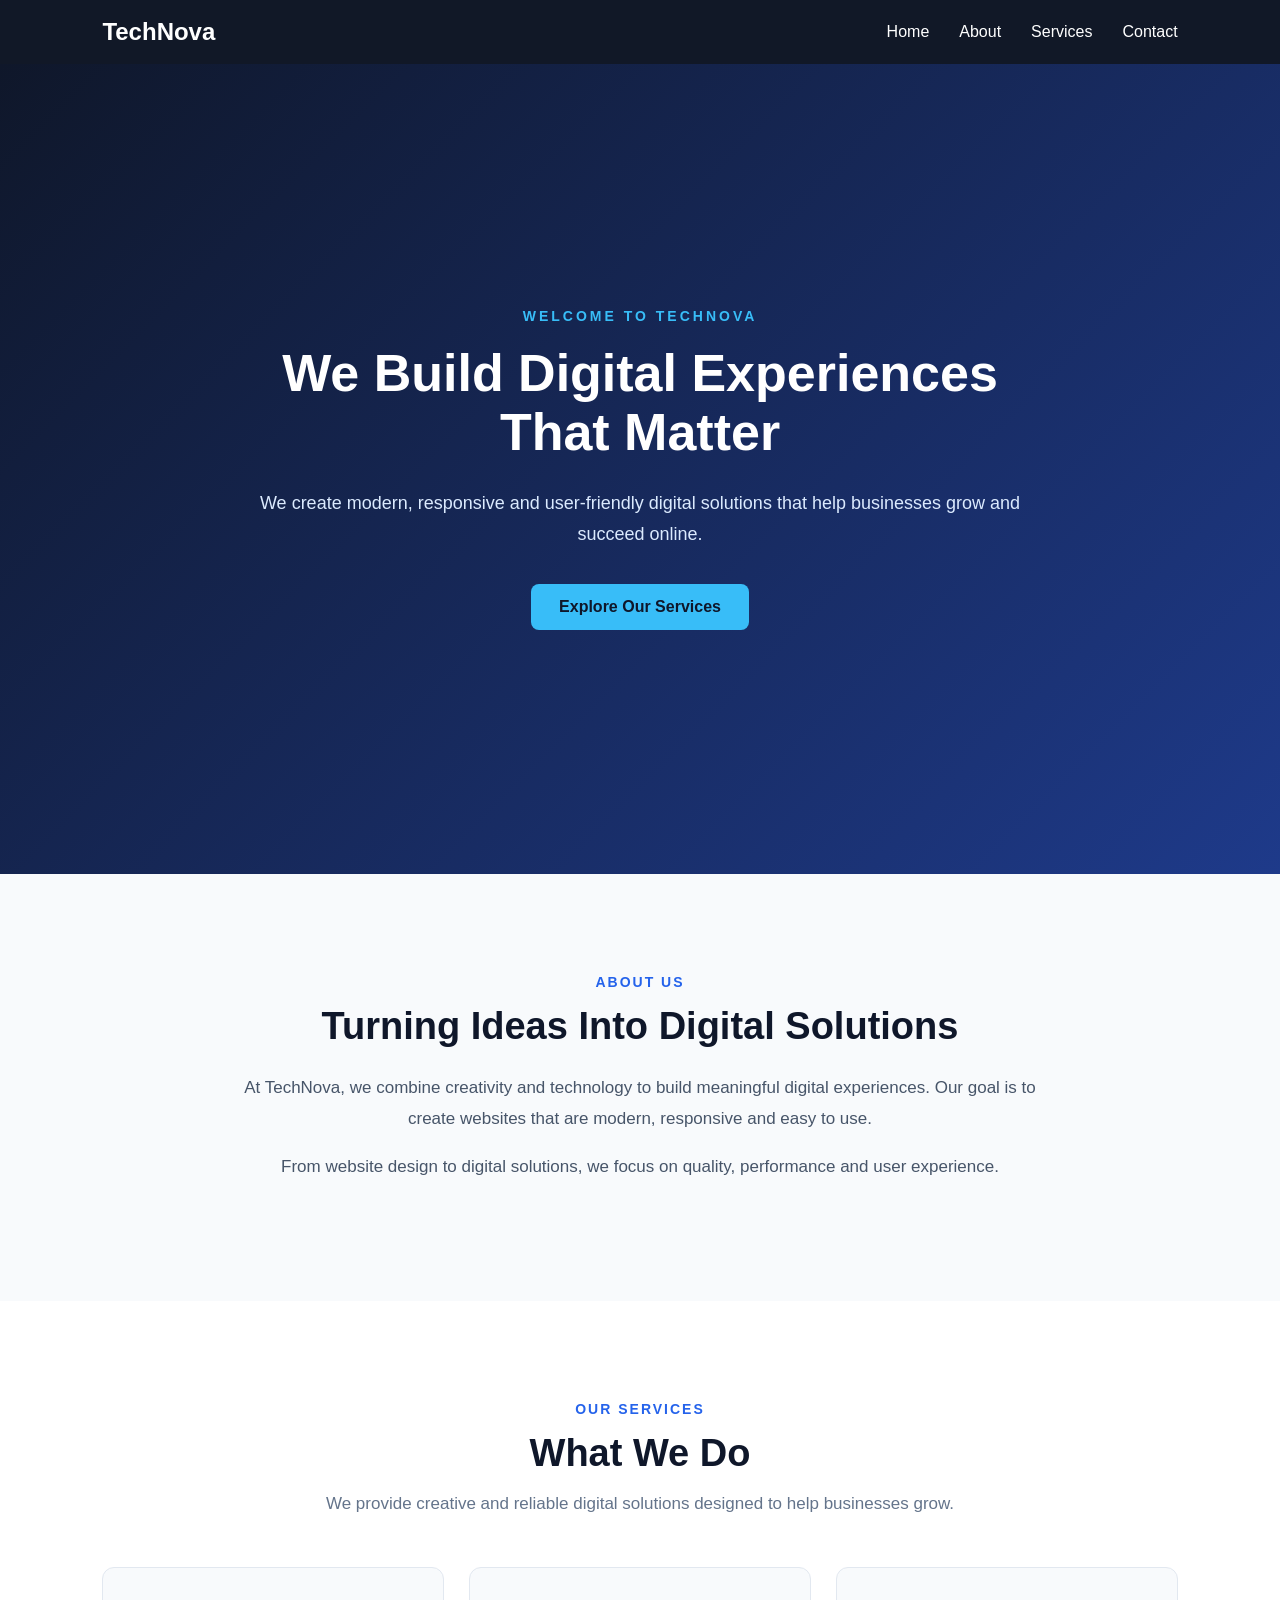
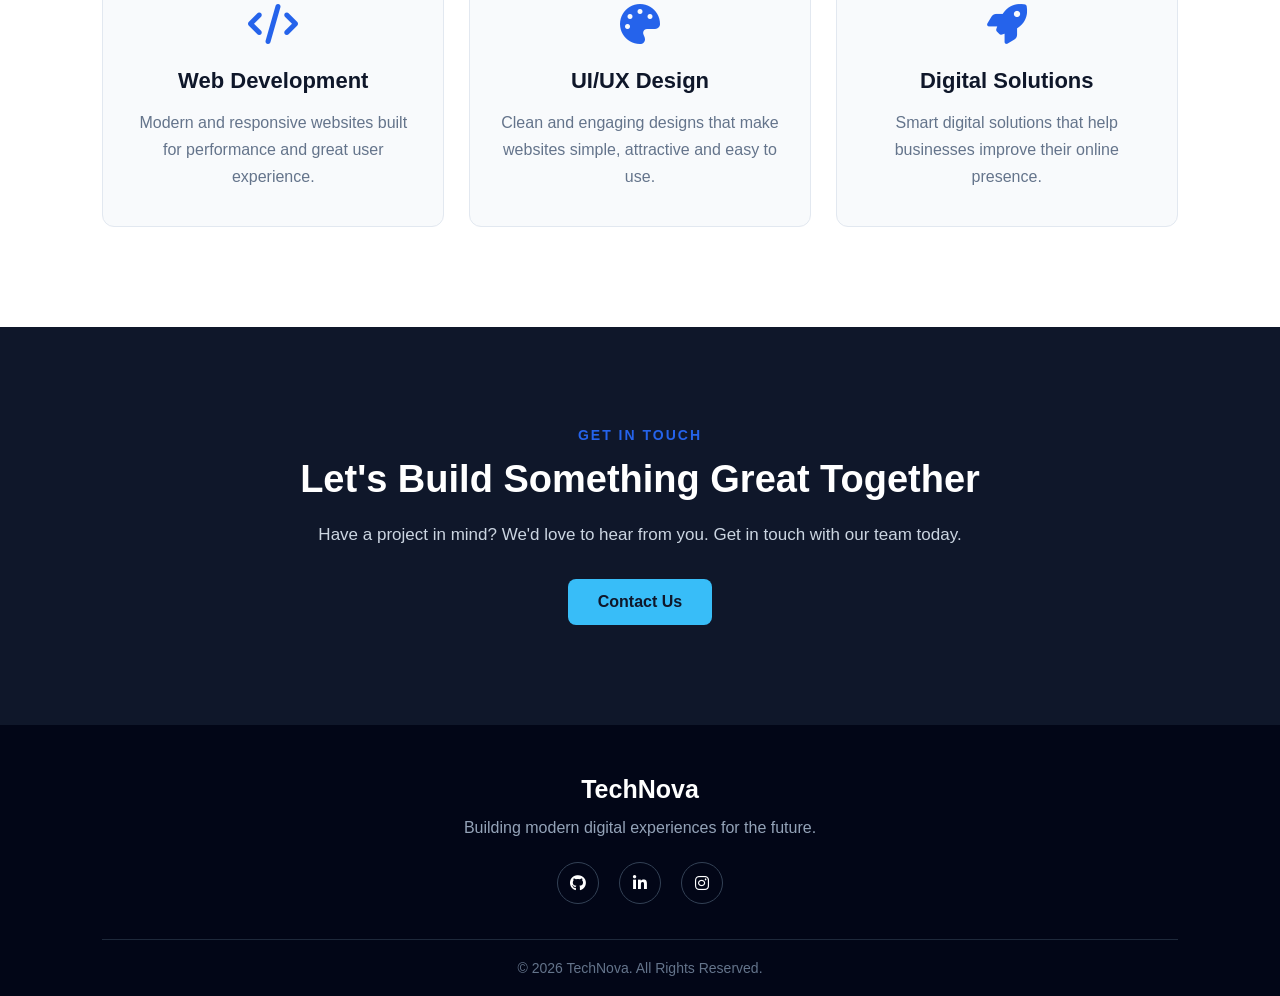
<file: Task1-Landing-Page/index.html>
<!DOCTYPE html>
<html lang="en">
<head>
    <meta charset="UTF-8">
    <meta name="viewport" content="width=device-width, initial-scale=1.0">
    <title>TechNova - Digital Solutions</title>
    <link rel="stylesheet" href="https://cdnjs.cloudflare.com/ajax/libs/font-awesome/6.5.2/css/all.min.css">
    <link rel="stylesheet" href="style.css">
</head>
<body>

    <nav class="navbar">
    <div class="logo">TechNova</div>

    <ul class="nav-links">
        <li><a href="#home">Home</a></li>
        <li><a href="#about">About</a></li>
        <li><a href="#services">Services</a></li>
        <li><a href="#contact">Contact</a></li>
    </ul>
</nav>

<section class="hero" id="home">
    <div class="hero-content">
        <p class="hero-tag">WELCOME TO TECHNOVA</p>

        <h1>We Build Digital Experiences That Matter</h1>

        <p class="hero-text">
            We create modern, responsive and user-friendly digital solutions
            that help businesses grow and succeed online.
        </p>

        <a href="#services" class="hero-btn">Explore Our Services</a>
    </div>
</section>

<section class="about" id="about">
    <div class="about-content">
        <p class="section-tag">ABOUT US</p>

        <h2>Turning Ideas Into Digital Solutions</h2>

        <p>
            At TechNova, we combine creativity and technology to build
            meaningful digital experiences. Our goal is to create websites
            that are modern, responsive and easy to use.
        </p>

        <p>
            From website design to digital solutions, we focus on quality,
            performance and user experience.
        </p>
    </div>
</section>

<section class="services" id="services">
    <div class="services-header">
        <p class="section-tag">OUR SERVICES</p>
        <h2>What We Do</h2>
        <p>
            We provide creative and reliable digital solutions
            designed to help businesses grow.
        </p>
    </div>

    <div class="service-container">

        <div class="service-card">
            <div class="service-icon">
    <i class="fa-solid fa-code"></i>
</div>
            <h3>Web Development</h3>
            <p>
                Modern and responsive websites built for
                performance and great user experience.
            </p>
        </div>

        <div class="service-card">
            <div class="service-icon">
    <i class="fa-solid fa-palette"></i>
</div>
            <h3>UI/UX Design</h3>
            <p>
                Clean and engaging designs that make websites
                simple, attractive and easy to use.
            </p>
        </div>

        <div class="service-card">
            <div class="service-icon">
    <i class="fa-solid fa-rocket"></i>
</div>
            <h3>Digital Solutions</h3>
            <p>
                Smart digital solutions that help businesses
                improve their online presence.
            </p>
        </div>

    </div>
</section>

<section class="contact" id="contact">
    <div class="contact-content">
        <p class="section-tag">GET IN TOUCH</p>

        <h2>Let's Build Something Great Together</h2>

        <p>
            Have a project in mind? We'd love to hear from you.
            Get in touch with our team today.
        </p>

        <a href="mailto:hello@technova.com" class="contact-btn">
            Contact Us
        </a>
    </div>
</section>

<footer class="footer">
    <div class="footer-content">
        <div class="footer-logo">TechNova</div>

        <p>Building modern digital experiences for the future.</p>

        <div class="social-links">
            <a href="#" aria-label="GitHub">
                <i class="fa-brands fa-github"></i>
            </a>

            <a href="#" aria-label="LinkedIn">
                <i class="fa-brands fa-linkedin-in"></i>
            </a>

            <a href="#" aria-label="Instagram">
                <i class="fa-brands fa-instagram"></i>
            </a>
        </div>
    </div>

    <div class="footer-bottom">
        <p>&copy; 2026 TechNova. All Rights Reserved.</p>
    </div>
</footer>

</body>
</html>
</file>
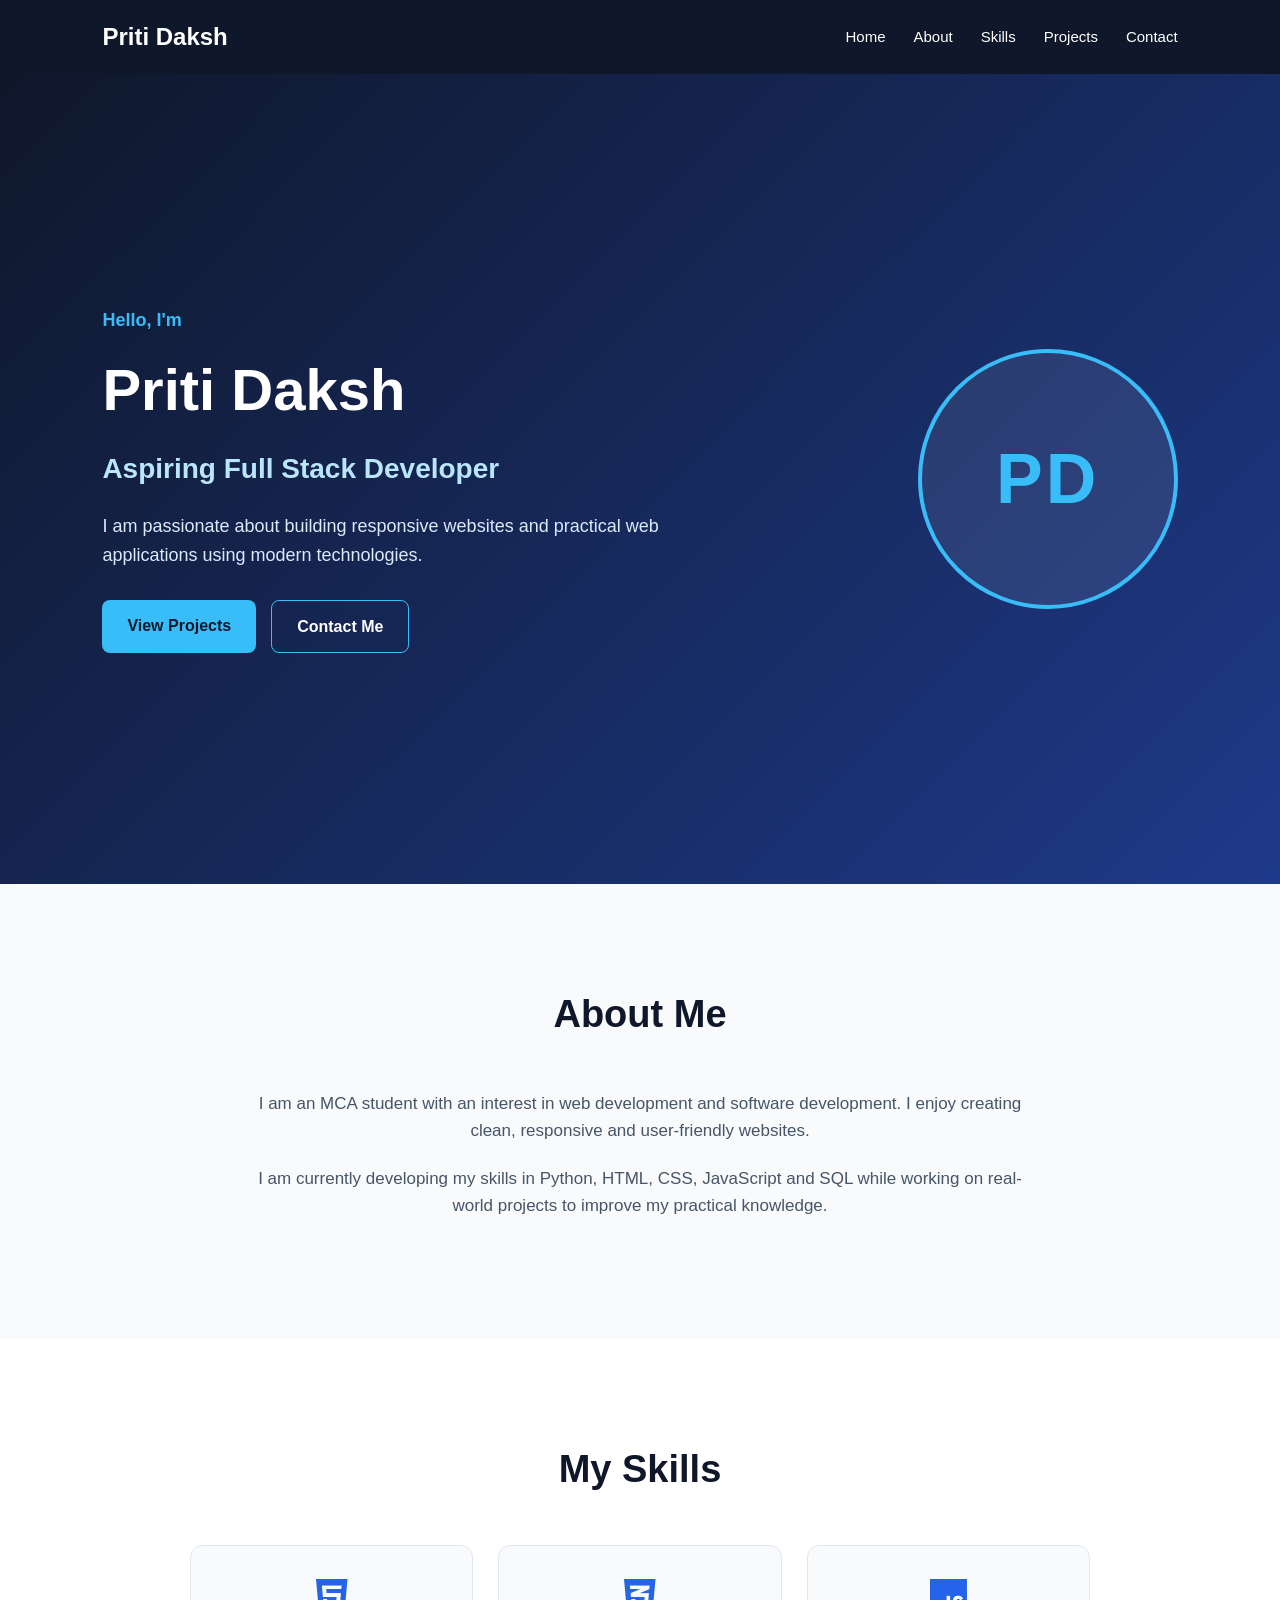
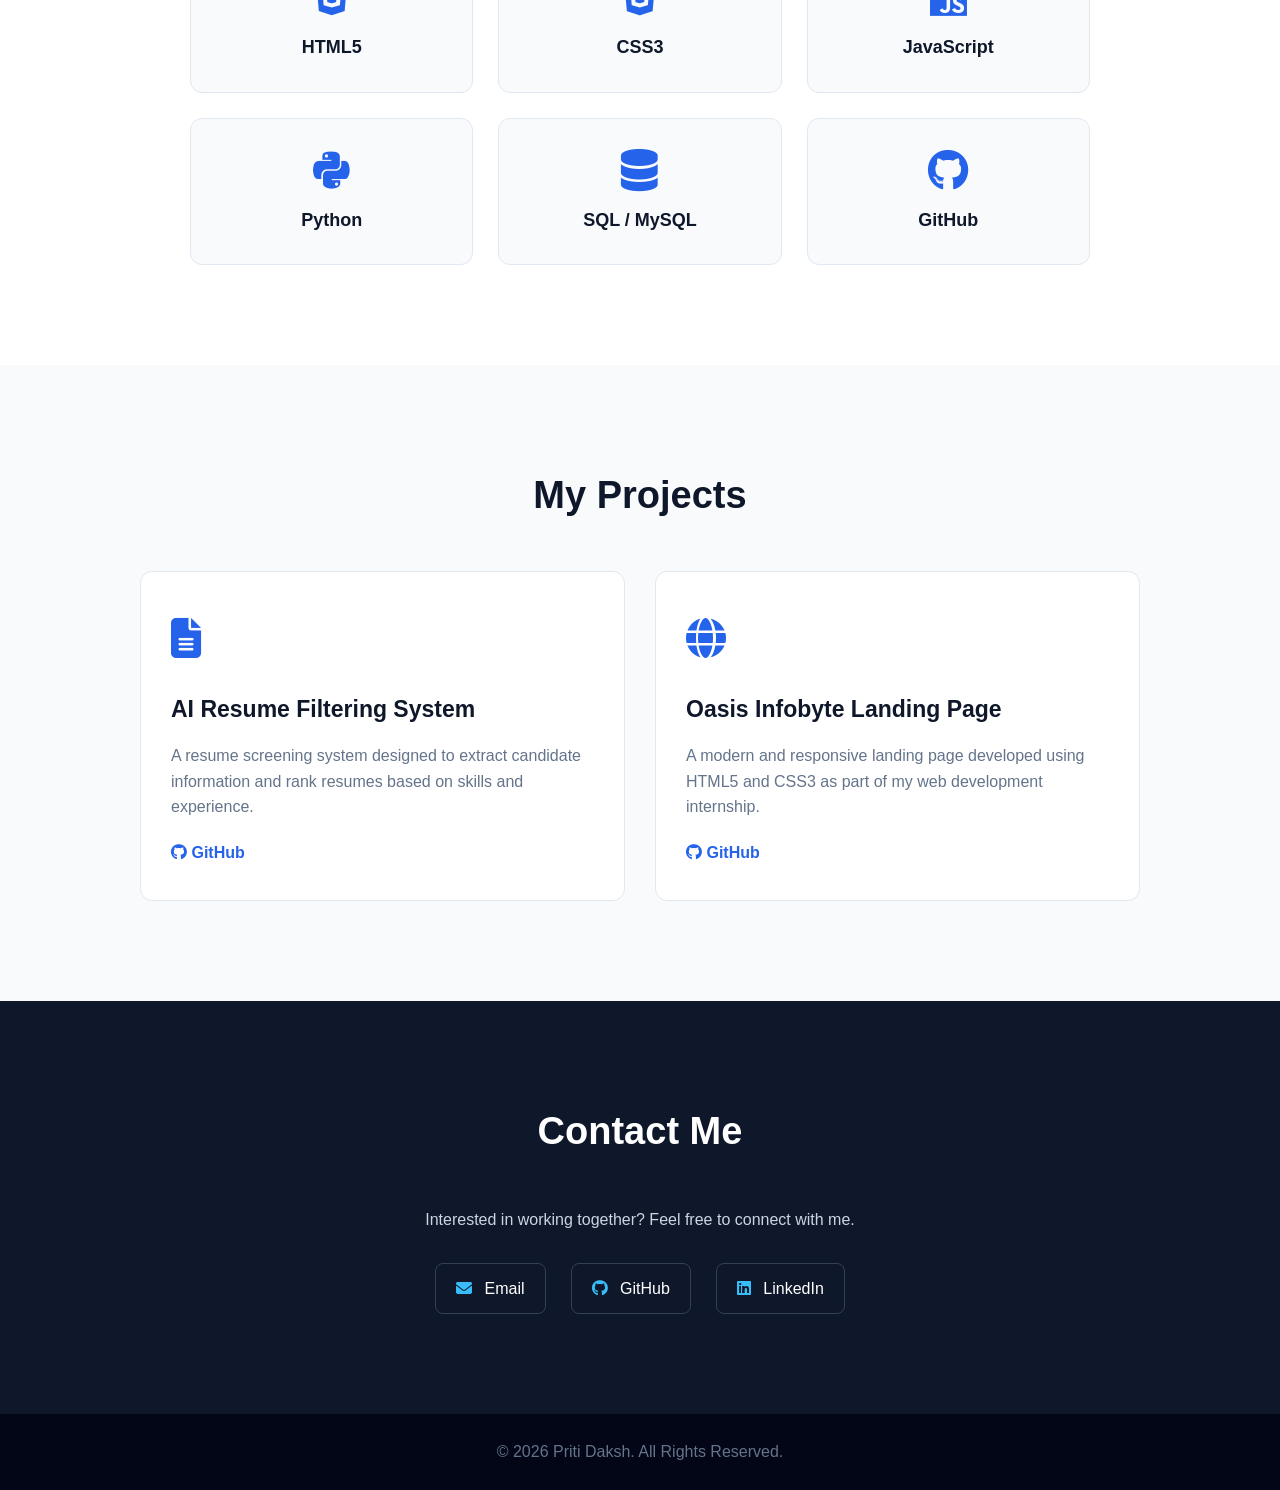
<file: Task2-Personal-Portfolio/index.html>
<!DOCTYPE html>
<html lang="en">
<head>
    <meta charset="UTF-8">
    <meta name="viewport" content="width=device-width, initial-scale=1.0">

    <title>Priti Daksh | Portfolio</title>

    <!-- Font Awesome CDN -->
    <link rel="stylesheet"
          href="https://cdnjs.cloudflare.com/ajax/libs/font-awesome/6.5.2/css/all.min.css">

    <!-- CSS -->
    <link rel="stylesheet" href="style.css">
</head>

<body>

    <!-- Navigation -->
    <nav class="navbar">
        <div class="logo">Priti Daksh</div>

        <ul class="nav-links">
            <li><a href="#home">Home</a></li>
            <li><a href="#about">About</a></li>
            <li><a href="#skills">Skills</a></li>
            <li><a href="#projects">Projects</a></li>
            <li><a href="#contact">Contact</a></li>
        </ul>
    </nav>


    <!-- Hero Section -->
    <section id="home" class="hero">

        <div class="hero-content">

            <div class="hero-text">
                <p class="intro">Hello, I'm</p>

                <h1>Priti Daksh</h1>

                <h2>Aspiring Full Stack Developer</h2>

                <p>
                    I am passionate about building responsive websites
                    and practical web applications using modern technologies.
                </p>

                <div class="hero-buttons">
                    <a href="#projects" class="btn">View Projects</a>
                    <a href="#contact" class="btn outline-btn">Contact Me</a>
                </div>
            </div>

      <div class="hero-image">
    <div class="profile-circle">
        <span>PD</span>
    </div>
</div>

        </div>

    </section>


    <!-- About Section -->
    <section id="about" class="section">

        <h2 class="section-title">About Me</h2>

        <div class="about-content">

            <p>
                I am an MCA student with an interest in web development
                and software development. I enjoy creating clean,
                responsive and user-friendly websites.
            </p>

            <p>
                I am currently developing my skills in Python, HTML, CSS,
                JavaScript and SQL while working on real-world projects
                to improve my practical knowledge.
            </p>

        </div>

    </section>


    <!-- Skills Section -->
    <section id="skills" class="section skills-section">

        <h2 class="section-title">My Skills</h2>

        <div class="skills-container">

            <div class="skill-card">
                <i class="fa-brands fa-html5"></i>
                <h3>HTML5</h3>
            </div>

            <div class="skill-card">
                <i class="fa-brands fa-css3-alt"></i>
                <h3>CSS3</h3>
            </div>

            <div class="skill-card">
                <i class="fa-brands fa-js"></i>
                <h3>JavaScript</h3>
            </div>

            <div class="skill-card">
                <i class="fa-brands fa-python"></i>
                <h3>Python</h3>
            </div>

            <div class="skill-card">
                <i class="fa-solid fa-database"></i>
                <h3>SQL / MySQL</h3>
            </div>

            <div class="skill-card">
                <i class="fa-brands fa-github"></i>
                <h3>GitHub</h3>
            </div>

        </div>

    </section>


    <!-- Projects Section -->
    <section id="projects" class="section">

        <h2 class="section-title">My Projects</h2>

        <div class="projects-container">

            <div class="project-card">

                <div class="project-icon">
                    <i class="fa-solid fa-file-lines"></i>
                </div>

                <h3>AI Resume Filtering System</h3>

                <p>
                    A resume screening system designed to extract
                    candidate information and rank resumes based
                    on skills and experience.
                </p>

                <a href="#" class="project-link">
                    <i class="fa-brands fa-github"></i> GitHub
                </a>

            </div>


            <div class="project-card">

                <div class="project-icon">
                    <i class="fa-solid fa-globe"></i>
                </div>

                <h3>Oasis Infobyte Landing Page</h3>

                <p>
                    A modern and responsive landing page developed
                    using HTML5 and CSS3 as part of my web development
                    internship.
                </p>

                <a href="#" class="project-link">
                    <i class="fa-brands fa-github"></i> GitHub
                </a>

            </div>

        </div>

    </section>


    <!-- Contact Section -->
    <section id="contact" class="section contact-section">

        <h2 class="section-title">Contact Me</h2>

        <p>
            Interested in working together? Feel free to connect with me.
        </p>

        <div class="contact-info">

            <a href="mailto:dakshpriti456gmail.com">
                <i class="fa-solid fa-envelope"></i>
                Email
            </a>

            <a href="https://github.com/priti-daksh" target="_blank">
                <i class="fa-brands fa-github"></i>
                GitHub
            </a>

            <a href="https://www.linkedin.com/in/priti-daksh/"
               target="_blank">
                <i class="fa-brands fa-linkedin"></i>
                LinkedIn
            </a>

        </div>

    </section>


    <!-- Footer -->
    <footer>

        <p>
            © 2026 Priti Daksh. All Rights Reserved.
        </p>

    </footer>


</body>
</html>
</file>
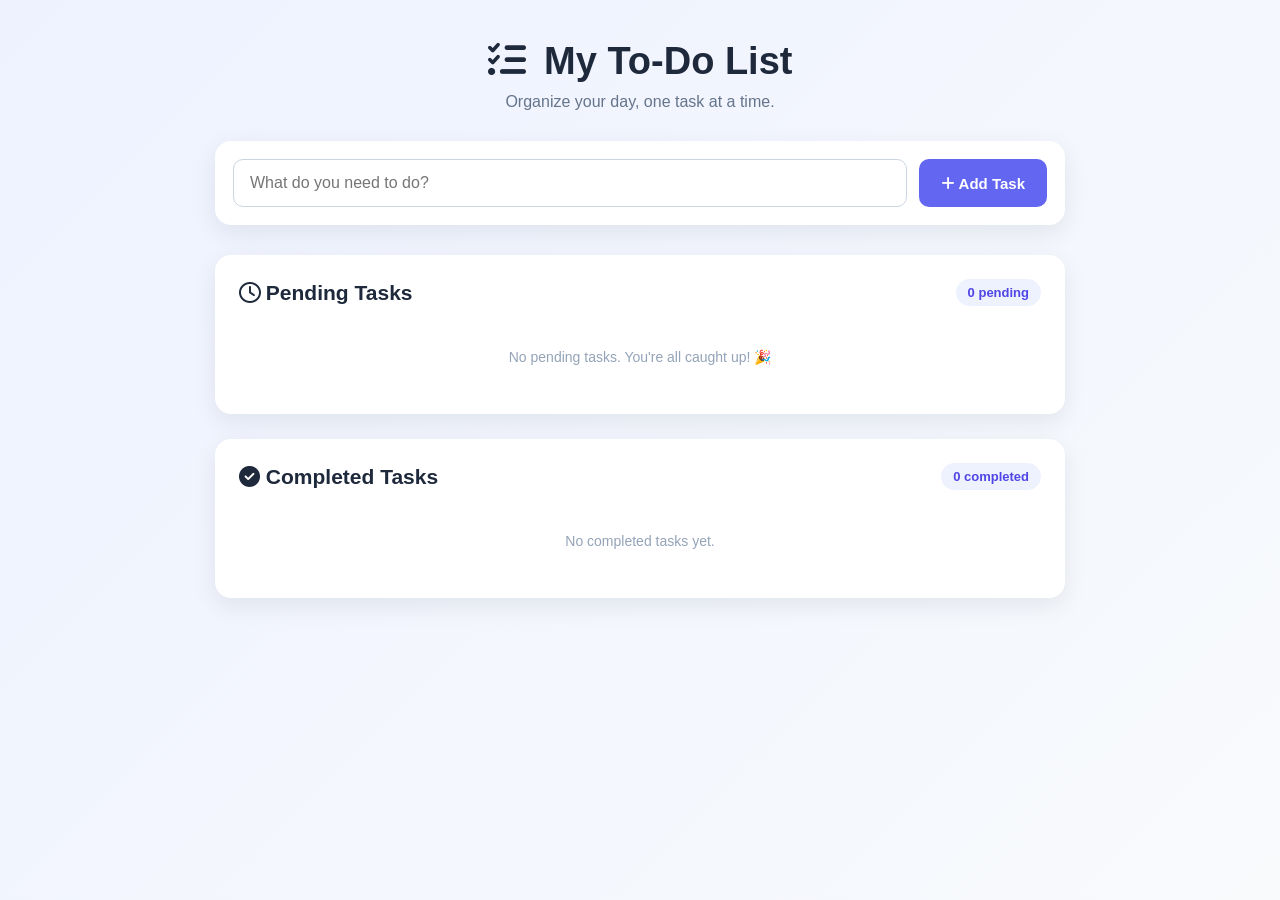
<file: Task3-To-Do-Web-App/index.html>
<!DOCTYPE html>
<html lang="en">
<head>
    <meta charset="UTF-8">
    <meta name="viewport" content="width=device-width, initial-scale=1.0">
    <title>To-Do Web App</title>

    <!-- Font Awesome CDN -->
    <link rel="stylesheet"
          href="https://cdnjs.cloudflare.com/ajax/libs/font-awesome/6.5.2/css/all.min.css">

    <link rel="stylesheet" href="style.css">
</head>

<body>

    <div class="todo-container">

        <header class="todo-header">
            <h1><i class="fa-solid fa-list-check"></i> My To-Do List</h1>
            <p>Organize your day, one task at a time.</p>
        </header>

        <!-- Add Task -->
        <div class="task-input">
            <input type="text" id="taskInput" placeholder="What do you need to do?">
            <button id="addTaskBtn">
                <i class="fa-solid fa-plus"></i> Add Task
            </button>
        </div>

        <!-- Pending Tasks -->
        <section class="task-section">
            <div class="section-title">
                <h2><i class="fa-regular fa-clock"></i> Pending Tasks</h2>
                <span id="pendingCount">0 pending</span>
            </div>

            <div id="pendingTasks" class="task-list">
                <p class="empty-message">No pending tasks. You're all caught up! 🎉</p>
            </div>
        </section>

        <!-- Completed Tasks -->
        <section class="task-section completed-section">
            <div class="section-title">
                <h2><i class="fa-solid fa-circle-check"></i> Completed Tasks</h2>
                <span id="completedCount">0 completed</span>
            </div>

            <div id="completedTasks" class="task-list">
                <p class="empty-message">No completed tasks yet.</p>
            </div>
        </section>

    </div>

    <script src="script.js"></script>

</body>
</html>
</file>
<file: Task1-Landing-Page/style.css>
* {
    margin: 0;
    padding: 0;
    box-sizing: border-box;
}

body {
    font-family: Arial, sans-serif;
}

.navbar {
    position: sticky;
    top: 0;
    z-index: 1000;

    display: flex;
    justify-content: space-between;
    align-items: center;

    padding: 18px 8%;
    background: #111827;
}

.logo {
    color: white;
    font-size: 24px;
    font-weight: bold;
}

.nav-links {
    display: flex;
    gap: 30px;
    list-style: none;
}

.nav-links a {
    color: white;
    text-decoration: none;
    font-size: 16px;
}

.nav-links a:hover {
    color: #38bdf8;
}

.hero {
    min-height: 90vh;
    display: flex;
    justify-content: center;
    align-items: center;
    text-align: center;
    padding: 60px 8%;
    background: linear-gradient(135deg, #0f172a, #1e3a8a);
    color: white;
}

.hero-content {
    max-width: 800px;
}

.hero-tag {
    font-size: 14px;
    letter-spacing: 3px;
    margin-bottom: 20px;
    color: #38bdf8;
    font-weight: bold;
}

.hero h1 {
    font-size: 52px;
    line-height: 1.15;
    margin-bottom: 25px;
}

.hero-text {
    font-size: 18px;
    line-height: 1.7;
    color: #dbeafe;
    margin-bottom: 35px;
}

.hero-btn {
    display: inline-block;
    padding: 14px 28px;
    background: #38bdf8;
    color: #0f172a;
    text-decoration: none;
    border-radius: 8px;
    font-weight: bold;
    transition: 0.3s;
}

.hero-btn:hover {
    background: white;
    transform: translateY(-3px);
}

.about {
    padding: 100px 8%;
    background: #f8fafc;
    text-align: center;
}

.about-content {
    max-width: 800px;
    margin: auto;
}

.section-tag {
    color: #2563eb;
    font-size: 14px;
    font-weight: bold;
    letter-spacing: 2px;
    margin-bottom: 15px;
}

.about h2 {
    font-size: 38px;
    color: #0f172a;
    margin-bottom: 25px;
}

.about p:not(.section-tag) {
    color: #475569;
    font-size: 17px;
    line-height: 1.8;
    margin-bottom: 18px;
}

.services {
    padding: 100px 8%;
    background: white;
    text-align: center;
}

.services-header {
    max-width: 700px;
    margin: 0 auto 50px;
}

.services h2 {
    font-size: 38px;
    color: #0f172a;
    margin-bottom: 15px;
}

.services-header > p:last-child {
    color: #64748b;
    font-size: 17px;
    line-height: 1.6;
}

.service-container {
    display: grid;
    grid-template-columns: repeat(3, 1fr);
    gap: 25px;
}

.service-card {
    padding: 35px 25px;
    background: #f8fafc;
    border-radius: 12px;
    border: 1px solid #e2e8f0;
    transition: 0.3s;
}

.service-card:hover {
    transform: translateY(-8px);
    box-shadow: 0 15px 30px rgba(15, 23, 42, 0.12);
}

.service-icon {
    font-size: 40px;
    margin-bottom: 20px;
    color: #2563eb;
}

.service-card h3 {
    font-size: 22px;
    color: #0f172a;
    margin-bottom: 15px;
}

.service-card p {
    color: #64748b;
    line-height: 1.7;
}

.contact {
    padding: 100px 8%;
    text-align: center;
    background: #0f172a;
    color: white;
}

.contact-content {
    max-width: 700px;
    margin: auto;
}

.contact h2 {
    font-size: 38px;
    margin-bottom: 20px;
}

.contact p:not(.section-tag) {
    color: #cbd5e1;
    font-size: 17px;
    line-height: 1.7;
    margin-bottom: 30px;
}

.contact-btn {
    display: inline-block;
    padding: 14px 30px;
    background: #38bdf8;
    color: #0f172a;
    text-decoration: none;
    border-radius: 8px;
    font-weight: bold;
    transition: 0.3s;
}

.contact-btn:hover {
    background: white;
    transform: translateY(-3px);
}

.footer {
    background: #020617;
    color: white;
    padding: 50px 8% 20px;
    text-align: center;
}

.footer-content {
    max-width: 700px;
    margin: auto;
}

.footer-logo {
    font-size: 25px;
    font-weight: bold;
    margin-bottom: 15px;
}

.footer-content > p {
    color: #94a3b8;
    margin-bottom: 25px;
}

.social-links {
    display: flex;
    justify-content: center;
    gap: 20px;
}

.social-links a {
    display: flex;
    align-items: center;
    justify-content: center;
    
    width: 42px;
    height: 42px;
    
    color: white;
    border: 1px solid #334155;
    border-radius: 50%;
    
    text-decoration: none;
    transition: 0.3s;
}

.social-links a:hover {
    background: #38bdf8;
    color: #020617;
    transform: translateY(-3px);
}

.footer-bottom {
    margin-top: 35px;
    padding-top: 20px;
    border-top: 1px solid #1e293b;
}

.footer-bottom p {
    color: #64748b;
    font-size: 14px;
}

@media (max-width: 768px) {

    .navbar {
        padding: 15px 5%;
        flex-direction: column;
        gap: 15px;
    }

    .nav-links {
        gap: 18px;
        flex-wrap: wrap;
        justify-content: center;
    }

    .nav-links a {
        font-size: 14px;
    }

    .hero {
        min-height: 80vh;
        padding: 50px 5%;
    }

    .hero h1 {
        font-size: 38px;
    }

    .hero-text {
        font-size: 16px;
    }

    .about,
    .services,
    .contact {
        padding: 70px 5%;
    }

    .about h2,
    .services h2,
    .contact h2 {
        font-size: 30px;
    }

    .service-container {
        grid-template-columns: 1fr;
        gap: 20px;
    }

    .service-card {
        padding: 30px 20px;
    }

    .footer {
        padding: 40px 5% 20px;
    }
}
</file>
<file: Task2-Personal-Portfolio/style.css>
* {
    margin: 0;
    padding: 0;
    box-sizing: border-box;
}

html {
    scroll-behavior: smooth;
}

body {
    font-family: Arial, sans-serif;
    background: #f8fafc;
    color: #0f172a;
    line-height: 1.6;
}

/* Navbar */
.navbar {
    position: sticky;
    top: 0;
    z-index: 1000;

    display: flex;
    justify-content: space-between;
    align-items: center;

    padding: 18px 8%;
    background: #0f172a;
}

.logo {
    color: white;
    font-size: 24px;
    font-weight: bold;
}

.nav-links {
    display: flex;
    gap: 28px;
    list-style: none;
}

.nav-links a {
    color: white;
    text-decoration: none;
    font-size: 15px;
    transition: 0.3s;
}

.nav-links a:hover {
    color: #38bdf8;
}


/* Hero */
.hero {
    min-height: 90vh;
    display: flex;
    align-items: center;
    padding: 70px 8%;

    background: linear-gradient(135deg, #0f172a, #1e3a8a);
    color: white;
}

.hero-content {
    width: 100%;
    display: flex;
    justify-content: space-between;
    align-items: center;
    gap: 60px;
}

.hero-text {
    max-width: 650px;
}

.intro {
    color: #38bdf8;
    font-size: 18px;
    font-weight: bold;
    margin-bottom: 10px;
}

.hero h1 {
    font-size: 58px;
    margin-bottom: 10px;
}

.hero h2 {
    font-size: 28px;
    color: #bae6fd;
    margin-bottom: 20px;
}

.hero-text > p:last-of-type {
    color: #dbeafe;
    font-size: 18px;
    max-width: 600px;
}

.hero-buttons {
    display: flex;
    gap: 15px;
    margin-top: 30px;
}

.btn {
    display: inline-block;
    padding: 13px 25px;
    background: #38bdf8;
    color: #0f172a;
    text-decoration: none;
    border-radius: 8px;
    font-weight: bold;
    transition: 0.3s;
}

.btn:hover {
    transform: translateY(-3px);
    background: white;
}

.outline-btn {
    background: transparent;
    color: white;
    border: 1px solid #38bdf8;
}


/* Profile Icon */
.hero-image {
    display: flex;
    justify-content: center;
    align-items: center;
}

.profile-circle {
    width: 260px;
    height: 260px;

    display: flex;
    justify-content: center;
    align-items: center;

    border-radius: 50%;
    border: 4px solid #38bdf8;
    background: rgba(255, 255, 255, 0.08);

    font-size: 90px;
    color: #38bdf8;
}


/* Common Sections */
.section {
    padding: 100px 8%;
    text-align: center;
}

.section-title {
    font-size: 38px;
    margin-bottom: 45px;
    color: #0f172a;
}

.about-content {
    max-width: 800px;
    margin: auto;
}

.about-content p {
    color: #475569;
    font-size: 17px;
    margin-bottom: 20px;
}


/* Skills */
.skills-section {
    background: white;
}

.skills-container {
    display: grid;
    grid-template-columns: repeat(3, 1fr);
    gap: 25px;
    max-width: 900px;
    margin: auto;
}

.skill-card {
    padding: 30px 20px;
    background: #f8fafc;
    border: 1px solid #e2e8f0;
    border-radius: 12px;
    transition: 0.3s;
}

.skill-card i {
    font-size: 42px;
    color: #2563eb;
    margin-bottom: 15px;
}

.skill-card h3 {
    font-size: 18px;
}

.skill-card:hover {
    transform: translateY(-7px);
    box-shadow: 0 12px 25px rgba(15, 23, 42, 0.12);
}


/* Projects */
.projects-container {
    display: grid;
    grid-template-columns: repeat(2, 1fr);
    gap: 30px;
    max-width: 1000px;
    margin: auto;
}

.project-card {
    padding: 35px 30px;
    background: white;
    border-radius: 12px;
    border: 1px solid #e2e8f0;
    text-align: left;
    transition: 0.3s;
}

.project-card:hover {
    transform: translateY(-7px);
    box-shadow: 0 15px 30px rgba(15, 23, 42, 0.12);
}

.project-icon {
    font-size: 40px;
    color: #2563eb;
    margin-bottom: 20px;
}

.project-card h3 {
    margin-bottom: 15px;
    font-size: 23px;
}

.project-card p {
    color: #64748b;
    margin-bottom: 20px;
}

.project-link {
    color: #2563eb;
    text-decoration: none;
    font-weight: bold;
}


/* Contact */
.contact-section {
    background: #0f172a;
    color: white;
}

.contact-section .section-title {
    color: white;
}

.contact-section > p {
    color: #cbd5e1;
    margin-bottom: 30px;
}

.contact-info {
    display: flex;
    justify-content: center;
    gap: 25px;
    flex-wrap: wrap;
}

.contact-info a {
    color: white;
    text-decoration: none;
    padding: 12px 20px;
    border: 1px solid #334155;
    border-radius: 8px;
    transition: 0.3s;
}

.contact-info a i {
    margin-right: 8px;
    color: #38bdf8;
}

.contact-info a:hover {
    background: #38bdf8;
    color: #0f172a;
}


/* Footer */
footer {
    padding: 25px;
    text-align: center;
    background: #020617;
    color: #64748b;
}


/* Responsive Design */
@media (max-width: 768px) {

    .navbar {
        flex-direction: column;
        gap: 15px;
        padding: 15px 5%;
    }

    .nav-links {
        gap: 15px;
        flex-wrap: wrap;
        justify-content: center;
    }

    .hero {
        padding: 60px 5%;
        text-align: center;
    }

    .hero-content {
        flex-direction: column;
    }

    .hero h1 {
        font-size: 42px;
    }

    .hero h2 {
        font-size: 23px;
    }

    .hero-buttons {
        justify-content: center;
        flex-wrap: wrap;
    }

    .profile-circle {
        width: 200px;
        height: 200px;
        font-size: 70px;
    }

.profile-circle img {
    width: 100%;
    height: 100%;
    object-fit: cover;
    border-radius: 50%;
    display: block;
}
    .section {
        padding: 70px 5%;
    }

    .section-title {
        font-size: 32px;
    }

    .skills-container {
        grid-template-columns: 1fr;
    }

    .projects-container {
        grid-template-columns: 1fr;
    }
}

.hero img {
    width: 220px;
    height: 220px;
    object-fit: cover;
    border-radius: 50%;
    display: block;
}

.profile-circle span {
    font-size: 70px;
    font-weight: 800;
    letter-spacing: 3px;
}
</file>
<file: Task3-To-Do-Web-App/style.css>
* {
    margin: 0;
    padding: 0;
    box-sizing: border-box;
}

body {
    font-family: Arial, sans-serif;
    min-height: 100vh;
    background: linear-gradient(135deg, #eef2ff, #f8fafc);
    padding: 40px 20px;
    color: #1e293b;
}

.todo-container {
    max-width: 850px;
    margin: auto;
}

/* Header */
.todo-header {
    text-align: center;
    margin-bottom: 30px;
}

.todo-header h1 {
    font-size: 38px;
    margin-bottom: 10px;
}

.todo-header h1 i {
    margin-right: 8px;
}

.todo-header p {
    color: #64748b;
    font-size: 16px;
}

/* Add Task */
.task-input {
    display: flex;
    gap: 12px;
    background: white;
    padding: 18px;
    border-radius: 16px;
    box-shadow: 0 8px 25px rgba(15, 23, 42, 0.08);
    margin-bottom: 30px;
}

.task-input input {
    flex: 1;
    padding: 14px 16px;
    border: 1px solid #cbd5e1;
    border-radius: 10px;
    font-size: 16px;
    outline: none;
}

.task-input input:focus {
    border-color: #6366f1;
}

.task-input button {
    border: none;
    padding: 14px 22px;
    border-radius: 10px;
    background: #6366f1;
    color: white;
    font-size: 15px;
    font-weight: bold;
    cursor: pointer;
    transition: 0.3s;
}

.task-input button:hover {
    transform: translateY(-2px);
}

/* Sections */
.task-section {
    background: white;
    padding: 24px;
    border-radius: 16px;
    box-shadow: 0 8px 25px rgba(15, 23, 42, 0.08);
    margin-bottom: 25px;
}

.section-title {
    display: flex;
    justify-content: space-between;
    align-items: center;
    margin-bottom: 18px;
}

.section-title h2 {
    font-size: 21px;
}

.section-title span {
    background: #eef2ff;
    color: #4f46e5;
    padding: 6px 12px;
    border-radius: 20px;
    font-size: 13px;
    font-weight: bold;
}

/* Task */
.task-list {
    display: flex;
    flex-direction: column;
    gap: 12px;
}

.task-item {
    display: flex;
    align-items: center;
    justify-content: space-between;
    gap: 15px;
    padding: 15px;
    border: 1px solid #e2e8f0;
    border-radius: 12px;
    background: #f8fafc;
}

.task-info {
    flex: 1;
}

.task-text {
    font-size: 16px;
    font-weight: 600;
    margin-bottom: 5px;
}

.task-time {
    font-size: 12px;
    color: #94a3b8;
}

.task-actions {
    display: flex;
    gap: 8px;
}

.task-actions button {
    width: 36px;
    height: 36px;
    border: none;
    border-radius: 8px;
    cursor: pointer;
    font-size: 14px;
}

.complete-btn {
    background: #dcfce7;
    color: #16a34a;
}

.edit-btn {
    background: #fef3c7;
    color: #d97706;
}

.delete-btn {
    background: #fee2e2;
    color: #dc2626;
}

.completed .task-text {
    text-decoration: line-through;
    color: #94a3b8;
}

/* Empty Message */
.empty-message {
    text-align: center;
    padding: 25px;
    color: #94a3b8;
    font-size: 14px;
}

/* Responsive */
@media (max-width: 600px) {

    body {
        padding: 25px 15px;
    }

    .todo-header h1 {
        font-size: 30px;
    }

    .task-input {
        flex-direction: column;
    }

    .task-input button {
        width: 100%;
    }

    .section-title {
        align-items: flex-start;
        gap: 10px;
    }

    .section-title h2 {
        font-size: 18px;
    }

    .task-item {
        align-items: flex-start;
        flex-direction: column;
    }

    .task-actions {
        width: 100%;
    }

    .task-actions button {
        flex: 1;
    }
}
</file>
